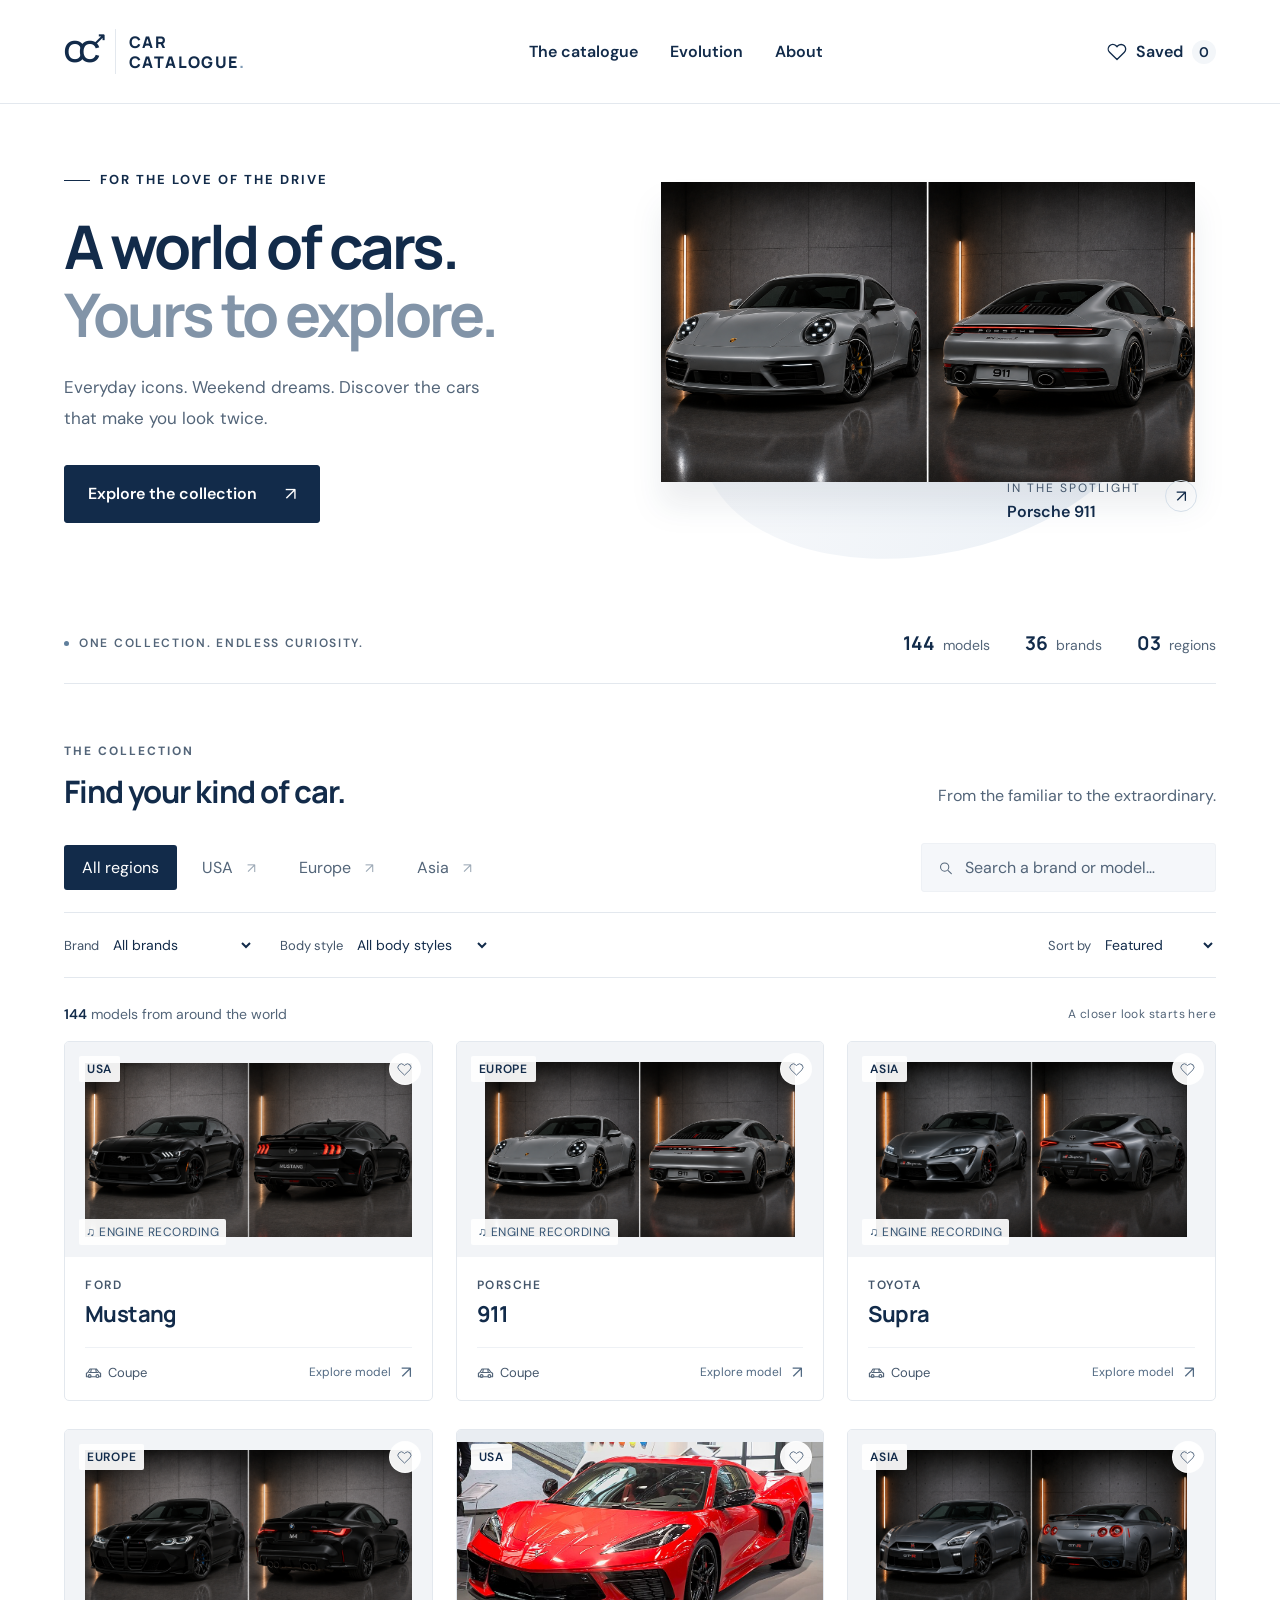
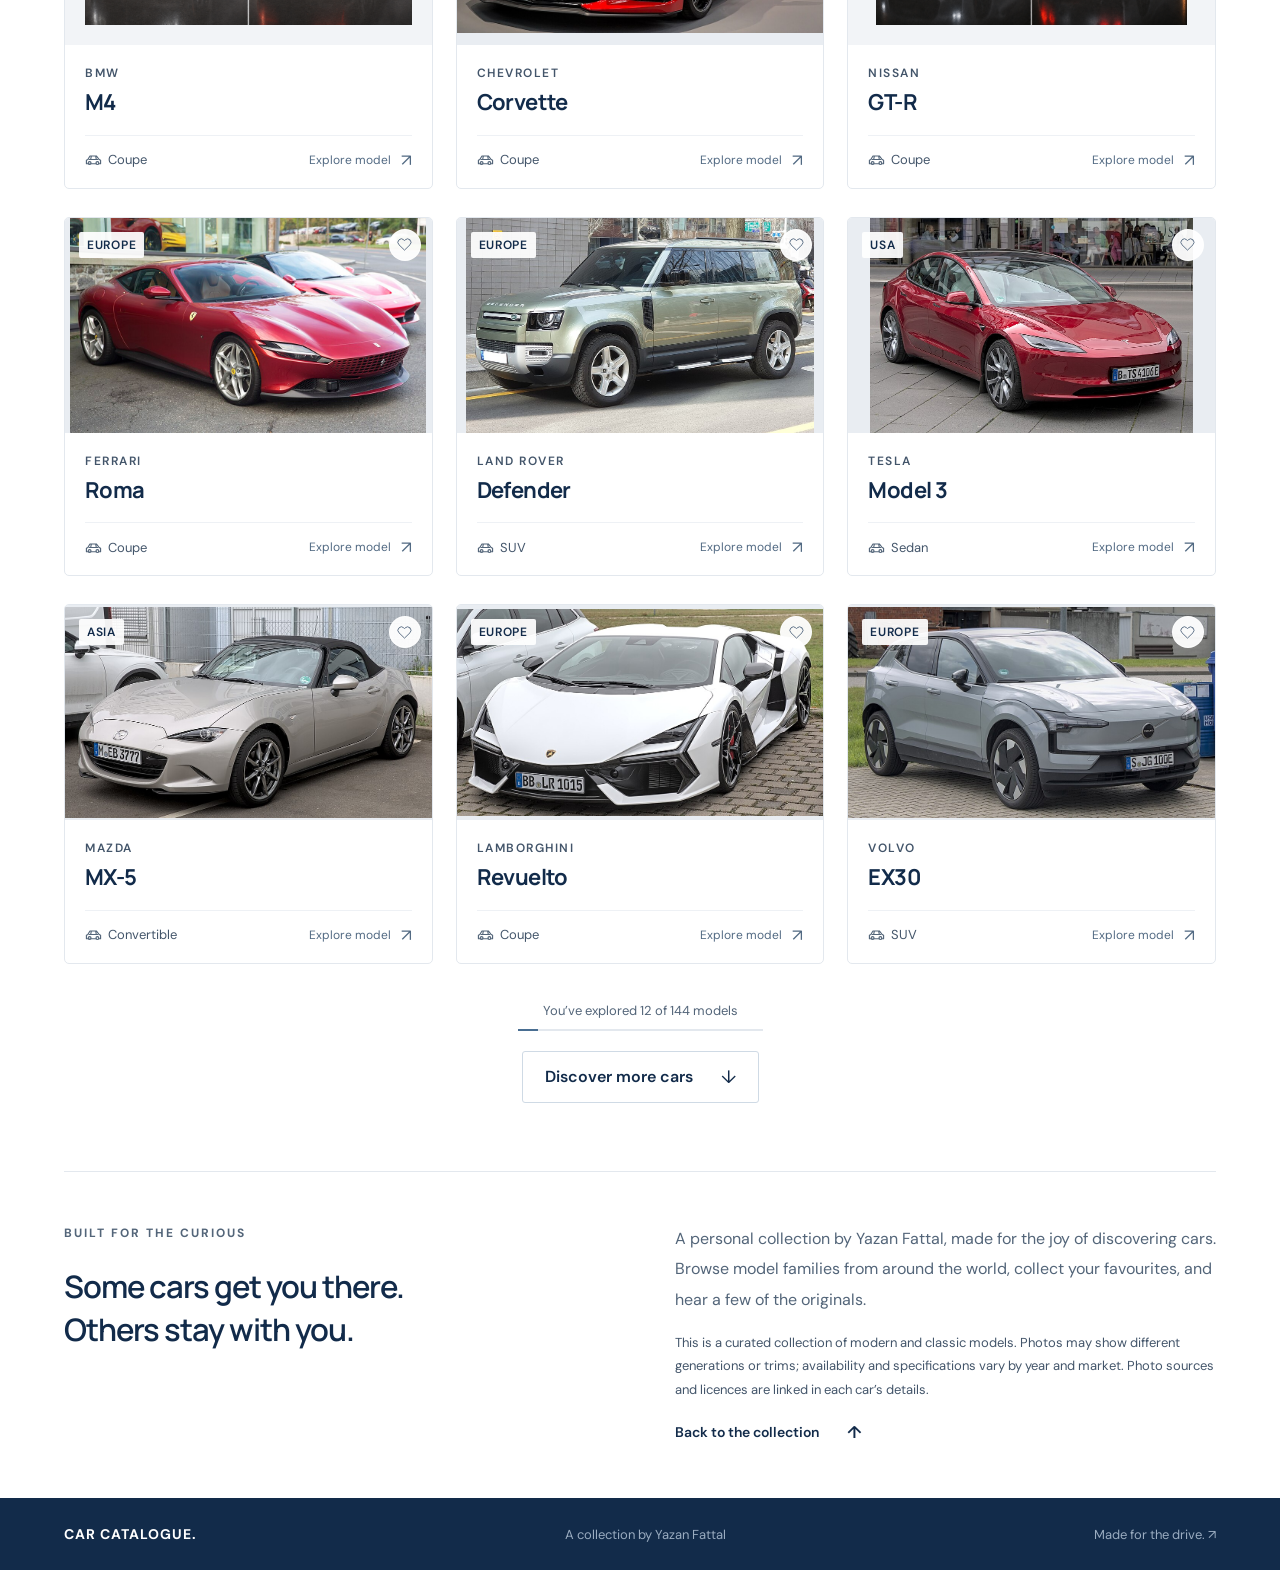
<file: index.html>
<!doctype html>
<html lang="en">
  <head>
    <meta charset="utf-8" />
    <meta name="viewport" content="width=device-width, initial-scale=1" />
    <meta name="theme-color" content="#122b4a" />
    <meta
      name="description"
      content="A world of cars, in one collection. Explore 144 models from 36 brands, save your favourites and discover the details."
    />
    <title>Car Catalogue — A world of cars.</title>
    <link rel="icon" href="images/favicon.png" />
    <link rel="stylesheet" href="style.css" />
    <script src="data.js" defer></script>
    <script src="script.js" defer></script>
  </head>
  <body>
    <a class="skip-link" href="#catalogue">Skip to catalogue</a>
    <header class="site-header">
      <a class="wordmark" href="#" aria-label="Car Catalogue home"
        ><span class="monogram">CC<span>↗</span></span
        ><span>CAR<br />CATALOGUE<span class="wordmark-dot">.</span></span></a
      >
      <nav aria-label="Main navigation">
        <a class="nav-link" href="#catalogue" aria-current="page"
          >The catalogue</a
        >
        <a class="nav-link" href="evolution.html">Evolution</a>
        <a class="nav-link" href="#about">About</a>
      </nav>
      <button class="saved-button" id="saved-toggle" aria-pressed="false">
        <svg viewBox="0 0 24 24" aria-hidden="true">
          <path
            d="M20.8 4.6a5.5 5.5 0 0 0-7.8 0L12 5.7l-1.1-1.1a5.5 5.5 0 0 0-7.8 7.8L12 21l8.8-8.6a5.5 5.5 0 0 0 0-7.8Z"
          /></svg
        ><span>Saved</span><span id="saved-count" class="saved-count">0</span>
      </button>
    </header>
    <main>
      <section class="hero" aria-labelledby="hero-title">
        <div class="hero-copy">
          <p class="eyebrow">
            <span class="tiny-line"></span> FOR THE LOVE OF THE DRIVE
          </p>
          <h1 id="hero-title">
            A world of cars.<br /><span>Yours to explore.</span>
          </h1>
          <p class="hero-description">
            Everyday icons. Weekend dreams. Discover the cars<br
              class="desktop-break"
            />
            that make you look twice.
          </p>
          <a class="primary-button" href="#catalogue"
            >Explore the collection <span aria-hidden="true">↗</span></a
          >
        </div>
        <div class="hero-visual">
          <div class="hero-orbit" aria-hidden="true"></div>
          <span class="hero-outline" aria-hidden="true">911</span
          ><img
            src="images/cars/porsche911.png"
            alt="Porsche 911 Carrera S"
            fetchpriority="high"
          />
          <div class="hero-caption">
            <span>IN THE SPOTLIGHT</span><strong>Porsche 911</strong
            ><a
              href="#catalogue"
              id="spotlight-link"
              aria-label="View Porsche 911 details"
              >↗</a
            >
          </div>
        </div>
        <div class="hero-bottom">
          <p>
            <span class="status-dot"></span> ONE COLLECTION. ENDLESS CURIOSITY.
          </p>
          <div class="collection-stats">
            <span><strong id="model-count">144</strong> models</span
            ><span><strong id="brand-count">36</strong> brands</span
            ><span><strong>03</strong> regions</span>
          </div>
        </div>
      </section>
      <section
        class="catalogue"
        id="catalogue"
        aria-labelledby="catalogue-title"
      >
        <div class="section-heading">
          <div>
            <p class="eyebrow">THE COLLECTION</p>
            <h2 id="catalogue-title">Find your kind of car.</h2>
          </div>
          <p>From the familiar to the extraordinary.</p>
        </div>
        <div class="discovery-bar">
          <div class="region-tabs" role="group" aria-label="Filter by region">
            <button
              class="region-tab active"
              data-region="all"
              aria-pressed="true"
            >
              All regions</button
            ><button class="region-tab" data-region="USA" aria-pressed="false">
              USA <span>↗</span></button
            ><button
              class="region-tab"
              data-region="Europe"
              aria-pressed="false"
            >
              Europe <span>↗</span></button
            ><button class="region-tab" data-region="Asia" aria-pressed="false">
              Asia <span>↗</span>
            </button>
          </div>
          <label class="search-box"
            ><svg viewBox="0 0 24 24" aria-hidden="true">
              <circle cx="10.5" cy="10.5" r="6.5" />
              <path d="m16 16 5 5" /></svg
            ><input
              id="search"
              type="search"
              placeholder="Search a brand or model…"
              aria-label="Search a brand or model"
          /></label>
        </div>
        <div class="filter-row">
          <div class="filter-fields">
            <label
              ><span>Brand</span
              ><select id="brand-filter" aria-label="Filter by brand">
                <option value="all">All brands</option>
              </select></label
            ><label
              ><span>Body style</span
              ><select id="body-filter" aria-label="Filter by body style">
                <option value="all">All body styles</option>
              </select></label
            ><button id="reset-filters" class="text-button" hidden>
              Clear filters <span aria-hidden="true">×</span>
            </button>
          </div>
          <label class="sort-label"
            ><span>Sort by</span
            ><select id="sort" aria-label="Sort cars">
              <option value="featured">Featured</option>
              <option value="az">Brand: A–Z</option>
              <option value="za">Brand: Z–A</option>
              <option value="model">Model: A–Z</option>
            </select></label
          >
        </div>
        <div class="results-line">
          <p id="results-count" role="status" aria-live="polite"></p>
          <span id="view-label">A closer look starts here</span>
        </div>
        <div id="cars-container" class="car-grid"></div>
        <div id="empty-state" class="empty-state" hidden>
          <span aria-hidden="true">↗</span>
          <h3>No cars found. Keep exploring.</h3>
          <p>Try another model, brand or body style.</p>
          <button class="primary-button" id="empty-reset">
            Reset your filters
          </button>
        </div>
        <div class="load-more-wrap">
          <p id="progress-text"></p>
          <div class="progress-track"><span id="progress-fill"></span></div>
          <button id="load-more" class="outline-button">
            Discover more cars <span aria-hidden="true">↓</span>
          </button>
        </div>
      </section>
      <section class="about" id="about">
        <div>
          <p class="eyebrow">BUILT FOR THE CURIOUS</p>
          <h2>Some cars get you there.<br />Others stay with you.</h2>
        </div>
        <div>
          <p>
            A personal collection by Yazan Fattal, made for the joy of
            discovering cars. Browse model families from around the world,
            collect your favourites, and hear a few of the originals.
          </p>
          <p class="small-print">
            This is a curated collection of modern and classic models. Photos
            may show different generations or trims; availability and
            specifications vary by year and market. Photo sources and licences
            are linked in each car’s details.
          </p>
          <a href="#catalogue" class="about-link"
            >Back to the collection <span aria-hidden="true">↑</span></a
          >
        </div>
      </section>
    </main>
    <footer>
      <a class="footer-brand" href="#">CAR CATALOGUE.</a
      ><span>A collection by Yazan Fattal</span
      ><span>Made for the drive. ↗</span>
    </footer>
    <dialog id="car-modal" aria-labelledby="modal-name">
      <button
        class="modal-close icon-button"
        id="close-modal"
        aria-label="Close car details"
      >
        ×
      </button>
      <div class="modal-photo">
        <img id="modal-image" alt="" /><button
          id="photo-prev"
          class="gallery-button prev"
          aria-label="Previous car photo"
          hidden
        >
          ‹</button
        ><button
          id="photo-next"
          class="gallery-button next"
          aria-label="Next car photo"
          hidden
        >
          ›</button
        ><span id="photo-count" hidden></span>
      </div>
      <div class="modal-details">
        <p id="modal-brand" class="eyebrow"></p>
        <h2 id="modal-name"></h2>
        <div id="modal-tags" class="modal-tags"></div>
        <p class="modal-description">
          Get to know the model, its history and the details that make it
          distinctive.
        </p>
        <div class="modal-actions">
          <button id="modal-save" class="outline-button"></button
          ><button id="play-sound" class="primary-button" hidden>
            Play engine sound <span aria-hidden="true">♫</span>
          </button>
        </div>
        <p id="audio-status" class="small-print" role="status"></p>
        <a
          id="model-source"
          class="source-link"
          target="_blank"
          rel="noopener noreferrer"
          >Explore the model on Wikipedia ↗</a
        >
        <p class="small-print model-note">
          Model family reference. Photo, engine and trim may differ. Recordings
          are from the original collection.
        </p>
        <div id="photo-credit" class="photo-credit"></div>
      </div>
    </dialog>
    <div id="toast" class="toast" role="status" aria-live="polite"></div>
    <noscript
      ><p class="noscript">
        Please enable JavaScript to browse the car collection.
      </p></noscript
    >
  </body>
</html>
</file>
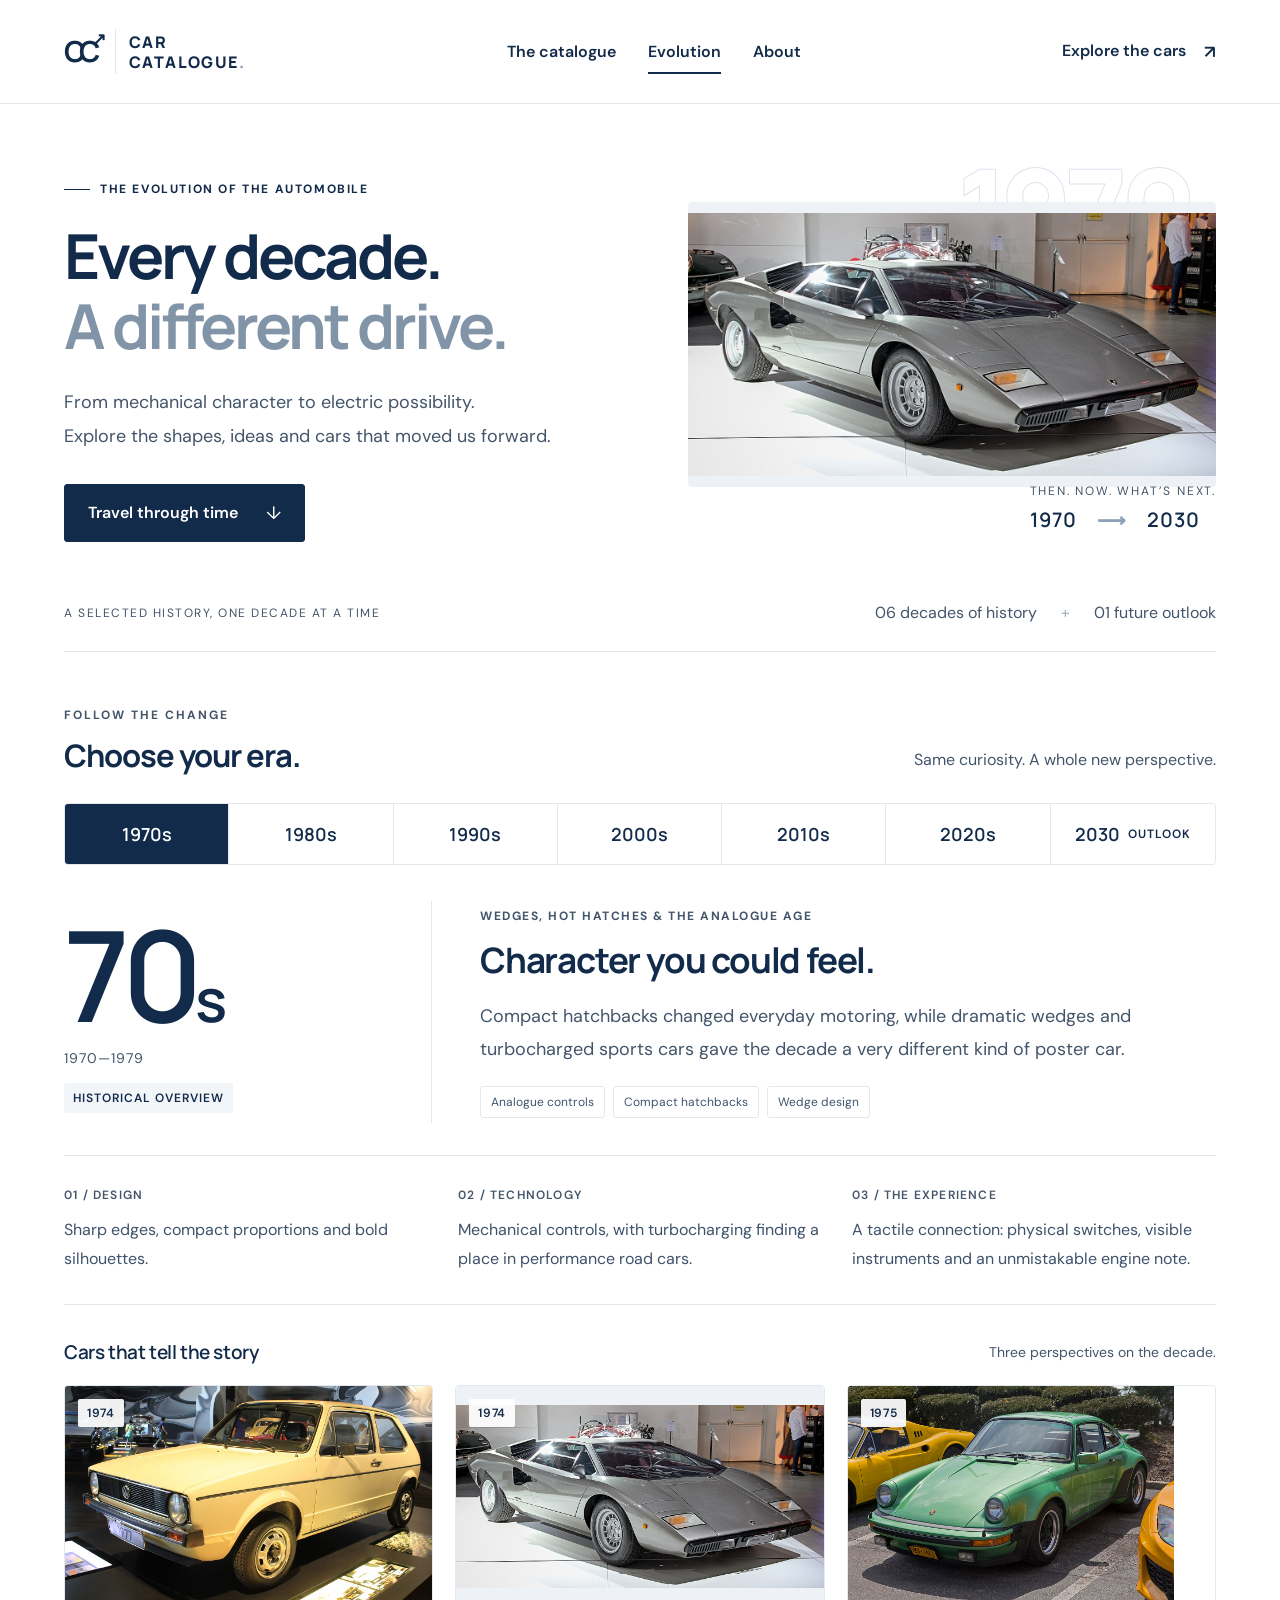
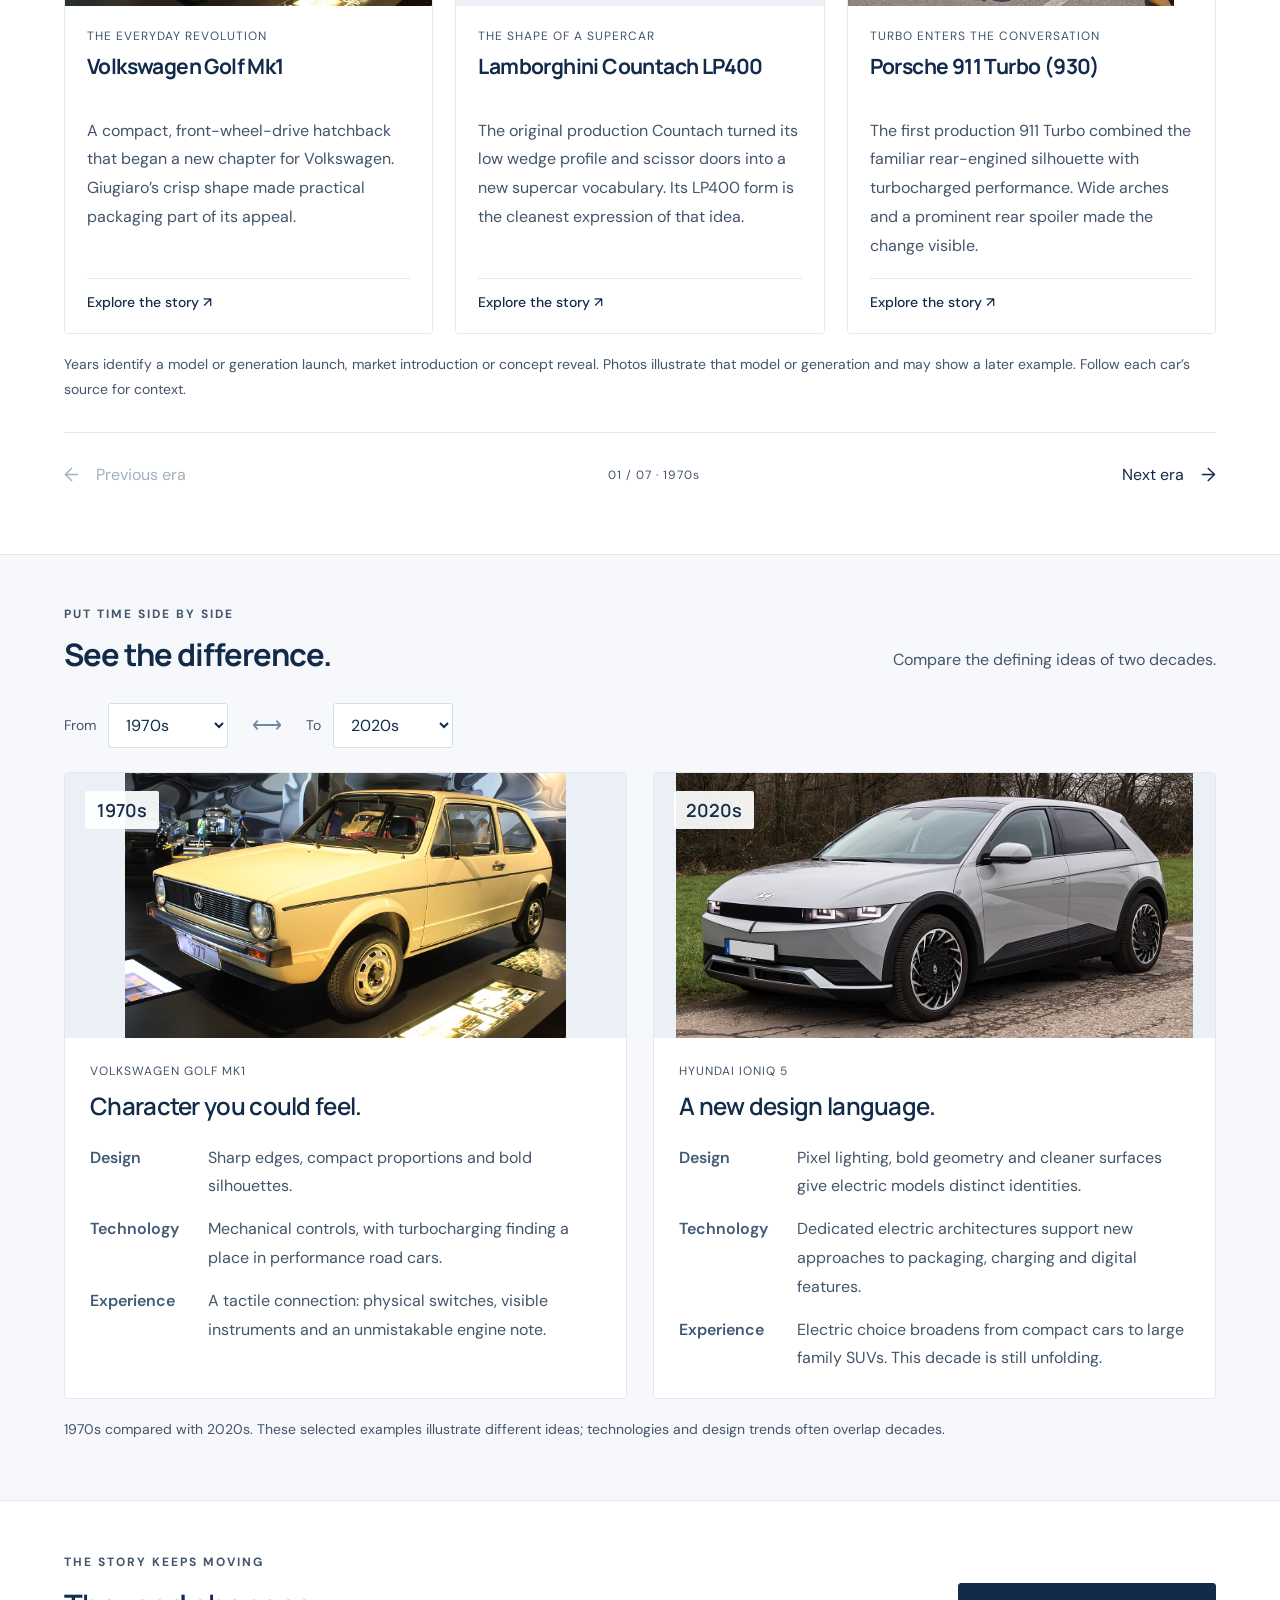
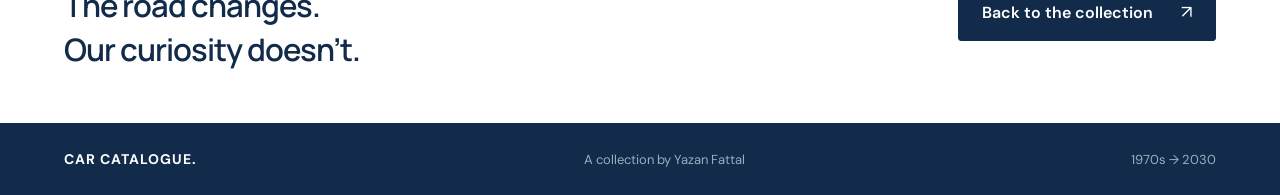
<file: evolution.html>
<!doctype html>
<html lang="en">
  <head>
    <meta charset="utf-8" />
    <meta name="viewport" content="width=device-width, initial-scale=1" />
    <meta name="theme-color" content="#122b4a" />
    <meta
      name="description"
      content="Explore car evolution decade by decade, from the analogue icons of the 1970s to a clearly labelled 2030 outlook."
    />
    <title>Evolution — Car Catalogue</title>
    <link rel="icon" href="images/favicon.png" />
    <link rel="stylesheet" href="style.css" />
    <link rel="stylesheet" href="evolution.css" />
    <script src="evolution-data.js" defer></script>
    <script src="evolution.js" defer></script>
  </head>
  <body class="evolution-page">
    <a class="skip-link" href="#timeline">Skip to timeline</a>
    <header class="site-header">
      <a class="wordmark" href="index.html" aria-label="Car Catalogue home"
        ><span class="monogram">CC<span>↗</span></span
        ><span>CAR<br />CATALOGUE<span class="wordmark-dot">.</span></span></a
      >
      <nav aria-label="Main navigation">
        <a class="nav-link" href="index.html#catalogue">The catalogue</a
        ><a class="nav-link" href="evolution.html" aria-current="page"
          >Evolution</a
        ><a class="nav-link" href="index.html#about">About</a>
      </nav>
      <a class="e-back" href="index.html#catalogue"
        >Explore the cars <span aria-hidden="true">↗</span></a
      >
    </header>
    <main>
      <section class="e-hero" aria-labelledby="e-title">
        <div class="e-hero-copy">
          <p class="eyebrow">
            <span class="tiny-line"></span> THE EVOLUTION OF THE AUTOMOBILE
          </p>
          <h1 id="e-title">
            Every decade.<br /><span>A different drive.</span>
          </h1>
          <p>
            From mechanical character to electric possibility.<br />
            Explore the shapes, ideas and cars that moved us forward.
          </p>
          <a href="#timeline" class="primary-button"
            >Travel through time <span aria-hidden="true">↓</span></a
          >
        </div>
        <div class="e-hero-art">
          <span class="e-outline" aria-hidden="true">1970</span
          ><img
            id="e-hero-image"
            alt="Classic Lamborghini Countach LP400"
            fetchpriority="high"
          />
          <div class="e-hero-caption">
            <span>THEN. NOW. WHAT’S NEXT.</span
            ><strong>1970 <i aria-hidden="true">⟶</i> 2030</strong>
          </div>
        </div>
        <div class="e-hero-baseline">
          <p>A SELECTED HISTORY, ONE DECADE AT A TIME</p>
          <span>06 decades of history <b>+</b> 01 future outlook</span>
        </div>
      </section>
      <section
        class="e-timeline"
        id="timeline"
        aria-labelledby="timeline-title"
      >
        <div class="e-section-intro">
          <div>
            <p class="eyebrow">FOLLOW THE CHANGE</p>
            <h2 id="timeline-title">Choose your era.</h2>
          </div>
          <p>Same curiosity. A whole new perspective.</p>
        </div>
        <div class="e-decade-nav" role="tablist" aria-label="Choose a decade">
          <button
            id="tab-1970s"
            role="tab"
            aria-selected="true"
            aria-controls="era-panel"
            tabindex="0"
            data-era="1970s"
          >
            1970s
          </button>
          <button
            id="tab-1980s"
            role="tab"
            aria-selected="false"
            aria-controls="era-panel"
            tabindex="-1"
            data-era="1980s"
          >
            1980s
          </button>
          <button
            id="tab-1990s"
            role="tab"
            aria-selected="false"
            aria-controls="era-panel"
            tabindex="-1"
            data-era="1990s"
          >
            1990s
          </button>
          <button
            id="tab-2000s"
            role="tab"
            aria-selected="false"
            aria-controls="era-panel"
            tabindex="-1"
            data-era="2000s"
          >
            2000s
          </button>
          <button
            id="tab-2010s"
            role="tab"
            aria-selected="false"
            aria-controls="era-panel"
            tabindex="-1"
            data-era="2010s"
          >
            2010s
          </button>
          <button
            id="tab-2020s"
            role="tab"
            aria-selected="false"
            aria-controls="era-panel"
            tabindex="-1"
            data-era="2020s"
          >
            2020s
          </button>
          <button
            id="tab-2030"
            role="tab"
            aria-selected="false"
            aria-controls="era-panel"
            tabindex="-1"
            data-era="2030"
          >
            2030 <span>OUTLOOK</span>
          </button>
        </div>
        <div
          id="era-panel"
          role="tabpanel"
          aria-labelledby="tab-1970s"
          tabindex="0"
        >
          <div class="e-era-story">
            <div class="e-era-number">
              <span id="era-number" aria-hidden="true">70<span>s</span></span>
              <p id="era-range"></p>
              <span id="era-status" class="e-status">HISTORICAL OVERVIEW</span>
            </div>
            <div class="e-era-copy">
              <p class="eyebrow" id="era-subtitle"></p>
              <h2 id="era-title"></h2>
              <p id="era-summary"></p>
              <div id="era-tags" class="e-tags"></div>
            </div>
          </div>
          <div class="e-change-grid">
            <div>
              <span>01 / DESIGN</span>
              <p id="era-design"></p>
            </div>
            <div>
              <span>02 / TECHNOLOGY</span>
              <p id="era-technology"></p>
            </div>
            <div>
              <span>03 / THE EXPERIENCE</span>
              <p id="era-experience"></p>
            </div>
          </div>
          <div class="e-cars-heading">
            <h3 id="era-cars-title">Cars that tell the story</h3>
            <p id="era-cars-note">Three perspectives on the decade.</p>
          </div>
          <div id="era-cars" class="e-car-grid"></div>
          <p class="e-date-note">
            Years identify a model or generation launch, market introduction or
            concept reveal. Photos illustrate that model or generation and may
            show a later example. Follow each car’s source for context.
          </p>
        </div>
        <div class="e-era-pagination">
          <button id="era-prev" class="e-step" disabled>
            <span aria-hidden="true">←</span> Previous era
          </button>
          <p id="era-position" role="status" aria-live="polite">01 / 07</p>
          <button id="era-next" class="e-step">
            Next era <span aria-hidden="true">→</span>
          </button>
        </div>
      </section>
      <section class="e-compare" id="compare" aria-labelledby="compare-title">
        <div class="e-section-intro">
          <div>
            <p class="eyebrow">PUT TIME SIDE BY SIDE</p>
            <h2 id="compare-title">See the difference.</h2>
          </div>
          <p>Compare the defining ideas of two decades.</p>
        </div>
        <div class="e-compare-selectors">
          <label
            >From
            <select
              id="compare-from"
              aria-label="First decade to compare"
            ></select></label
          ><span aria-hidden="true">⟷</span
          ><label
            >To
            <select
              id="compare-to"
              aria-label="Second decade to compare"
            ></select
          ></label>
        </div>
        <div id="compare-cards" class="e-comparison-grid"></div>
        <p id="compare-note" class="e-date-note" aria-live="polite"></p>
      </section>
      <section class="e-closing">
        <div>
          <p class="eyebrow">THE STORY KEEPS MOVING</p>
          <h2>The road changes.<br />Our curiosity doesn’t.</h2>
        </div>
        <a class="primary-button" href="index.html#catalogue"
          >Back to the collection <span aria-hidden="true">↗</span></a
        >
      </section>
    </main>
    <footer>
      <a class="footer-brand" href="index.html">CAR CATALOGUE.</a
      ><span>A collection by Yazan Fattal</span><span>1970s → 2030</span>
    </footer>
    <dialog id="e-car-modal" aria-labelledby="e-modal-title">
      <button
        id="e-modal-close"
        class="modal-close"
        aria-label="Close historical car details"
      >
        ×
      </button>
      <div class="e-modal-photo"><img id="e-modal-image" alt="" /></div>
      <div class="e-modal-copy">
        <p id="e-modal-year" class="eyebrow"></p>
        <h2 id="e-modal-title"></h2>
        <p id="e-modal-detail"></p>
        <a
          id="e-modal-source"
          class="source-link"
          target="_blank"
          rel="noopener noreferrer"
          >Read the manufacturer’s story ↗</a
        >
        <p id="e-modal-context" class="e-date-note"></p>
        <div id="e-modal-credit" class="photo-credit"></div>
      </div>
    </dialog>
    <noscript
      ><p class="noscript">
        Please enable JavaScript to explore the interactive timeline.
      </p></noscript
    >
  </body>
</html>
</file>
<file: style.css>
@import url("https://fonts.googleapis.com/css2?family=DM+Sans:wght@400;500;600;700&family=Manrope:wght@400;500;600;700;800&display=swap");
:root {
  --navy: #122b4a;
  --blue: #486684;
  --muted: #536579;
  --line: #e3e8ee;
  --pale: #f3f6f9;
  --font: "DM Sans", Arial, sans-serif;
  --display: "Manrope", Arial, sans-serif;
}
* {
  box-sizing: border-box;
}
html {
  scroll-behavior: smooth;
  scroll-padding-top: 28px;
}
body {
  margin: 0;
  color: var(--navy);
  background: #fff;
  font-family: var(--font);
  font-size: 17px;
  -webkit-font-smoothing: antialiased;
}
button,
input,
select {
  font: inherit;
}
button,
a,
input,
select {
  -webkit-tap-highlight-color: transparent;
}
button,
a {
  touch-action: manipulation;
}
button {
  cursor: pointer;
  color: inherit;
  border: 0;
}
a {
  color: inherit;
  text-decoration: none;
}
button:focus-visible,
a:focus-visible,
input:focus-visible,
select:focus-visible {
  outline: 3px solid #649bc5;
  outline-offset: 5px;
}
svg {
  width: 20px;
  height: 20px;
  stroke: currentColor;
  fill: none;
  stroke-width: 1.6;
  stroke-linecap: round;
  stroke-linejoin: round;
}
button:disabled {
  cursor: default;
}
[hidden] {
  display: none !important;
}
.site-header,
main,
footer {
  max-width: 1440px;
  margin: auto;
}
.site-header {
  height: 104px;
  padding: 0 64px;
  display: flex;
  align-items: center;
  justify-content: space-between;
  border-bottom: 1px solid var(--line);
  gap: 24px;
}
.wordmark {
  display: flex;
  align-items: center;
  gap: 13px;
  font: 800 16px/1.25 var(--display);
  letter-spacing: 1.4px;
}
.monogram {
  position: relative;
  font: 700 29px/1 var(--display);
  letter-spacing: -6px;
  border-right: 1px solid var(--line);
  padding: 8px 21px 8px 0;
}
.monogram > span {
  position: absolute;
  top: 1px;
  right: 9px;
  font-size: 17px;
  letter-spacing: 0;
}
.wordmark-dot {
  color: #7e9ab5;
}
.site-header nav {
  display: flex;
  gap: 32px;
  font-size: 16px;
  font-weight: 600;
}
.nav-link {
  padding: 10px 0;
}
.nav-link:hover {
  color: var(--blue);
}
.saved-button {
  display: flex;
  gap: 9px;
  align-items: center;
  padding: 10px 0;
  background: none;
  font-size: 16px;
  font-weight: 600;
}
.saved-button[aria-pressed="true"] {
  color: #396a96;
}
.saved-count {
  display: grid;
  place-items: center;
  min-width: 24px;
  height: 24px;
  border-radius: 50%;
  background: var(--pale);
  font-size: 14px;
}
.saved-button[aria-pressed="true"] .saved-count {
  background: var(--navy);
  color: #fff;
}
.hero {
  padding: 66px 64px 0;
  position: relative;
  display: grid;
  grid-template-columns: 1fr 1fr;
  isolation: isolate;
}
.hero-copy {
  z-index: 1;
}
.eyebrow {
  font-size: 13px;
  font-weight: 700;
  letter-spacing: 2px;
  line-height: 1.6;
  margin: 0 0 22px;
  display: flex;
  align-items: center;
  gap: 10px;
}
.tiny-line {
  width: 26px;
  height: 1px;
  background: var(--navy);
}
h1,
h2,
h3,
p {
  margin-top: 0;
}
h1 {
  font: 700 clamp(40px, 4.7vw, 67px)/1.13 var(--display);
  letter-spacing: -3px;
  margin-bottom: 23px;
}
h1 > span {
  color: #8294a8;
}
.hero-description {
  color: #536579;
  font-size: 17px;
  line-height: 1.85;
  margin-bottom: 30px;
}
.primary-button,
.outline-button {
  display: inline-flex;
  align-items: center;
  justify-content: center;
  gap: 28px;
  padding: 16px 23px;
  background: var(--navy);
  color: #fff;
  font-size: 16px;
  font-weight: 600;
  border: 1px solid var(--navy);
  border-radius: 3px;
  transition:
    background 0.2s,
    transform 0.2s;
}
.primary-button:hover {
  background: #254b72;
  transform: translateY(-2px);
}
.primary-button > span,
.outline-button > span {
  font-size: 18px;
  font-weight: 400;
}
.hero-visual {
  position: relative;
  min-width: 0;
  display: flex;
  flex-direction: column;
  justify-content: center;
  margin: -5px -18px 0 -16px;
  padding-bottom: 30px;
}
.hero-orbit {
  position: absolute;
  width: 90%;
  aspect-ratio: 1.6;
  border-radius: 50%;
  background: linear-gradient(120deg, #f9fafc, #e9eff5);
  right: 0;
  top: 25%;
  z-index: -1;
  transform: rotate(-12deg);
}
.hero-outline {
  position: absolute;
  font: 800 clamp(100px, 15vw, 210px)/1 var(--display);
  letter-spacing: -15px;
  color: transparent;
  -webkit-text-stroke: 1px #dce4ed;
  z-index: -1;
  right: 4%;
  top: 0;
  opacity: 0.8;
}
.hero-visual > img {
  width: 112%;
  max-width: none;
  object-fit: contain;
  margin: 12px -5% 0 -7%;
  height: 300px;
  filter: drop-shadow(0 24px 15px #132a4314);
}
.hero-caption {
  display: grid;
  grid-template-columns: auto 36px;
  column-gap: 24px;
  align-self: flex-end;
  margin-right: 15px;
  margin-top: -2px;
  z-index: 1;
}
.hero-caption > span {
  font-size: 12px;
  letter-spacing: 2px;
  color: var(--muted);
  margin-bottom: 5px;
}
.hero-caption > strong {
  font-size: 16px;
  grid-column: 1;
  font-weight: 600;
}
.hero-caption > a {
  grid-column: 2;
  grid-row: 1/3;
  border: 1px solid #d5dfe9;
  display: grid;
  place-items: center;
  border-radius: 50%;
  width: 32px;
  height: 32px;
  font-size: 17px;
}
.hero-caption > a:hover {
  background: var(--navy);
  color: white;
}
.hero-bottom {
  display: flex;
  grid-column: 1/-1;
  align-items: center;
  justify-content: space-between;
  margin-top: 55px;
  padding: 23px 0 27px;
  border-bottom: 1px solid var(--line);
  gap: 20px;
}
.hero-bottom > p {
  margin: 0;
  display: flex;
  align-items: center;
  gap: 10px;
  font-size: 12px;
  letter-spacing: 1.7px;
  color: var(--muted);
  font-weight: 600;
}
.status-dot {
  width: 5px;
  height: 5px;
  border-radius: 50%;
  background: #607f9c;
}
.collection-stats {
  display: flex;
  gap: 35px;
  color: var(--muted);
  font-size: 14px;
}
.collection-stats > span {
  display: flex;
  align-items: baseline;
  gap: 8px;
}
.collection-stats strong {
  font: 700 19px var(--display);
  color: var(--navy);
}
.catalogue {
  padding: 58px 64px 68px;
  scroll-margin-top: 15px;
}
.section-heading {
  display: flex;
  align-items: flex-end;
  justify-content: space-between;
  gap: 20px;
  margin-bottom: 32px;
}
.section-heading .eyebrow {
  margin-bottom: 10px;
  color: var(--muted);
  font-size: 12px;
}
.section-heading h2 {
  font: 700 31px/1.3 var(--display);
  letter-spacing: -1px;
  margin: 0;
}
.section-heading > p {
  font-size: 16px;
  color: var(--muted);
  margin: 0 0 5px;
}
.discovery-bar {
  display: flex;
  align-items: center;
  justify-content: space-between;
  gap: 25px;
  padding-bottom: 20px;
  border-bottom: 1px solid var(--line);
}
.region-tabs {
  display: flex;
  gap: 7px;
}
.region-tab {
  background: none;
  padding: 11px 17px;
  border: 1px solid transparent;
  border-radius: 3px;
  font-size: 16px;
  color: #536579;
  white-space: nowrap;
}
.region-tab.active {
  background: var(--navy);
  color: #fff;
}
.region-tab:not(.active):hover {
  background: var(--pale);
  color: var(--navy);
}
.region-tab > span {
  margin-left: 10px;
  font-size: 14px;
  color: #9ba8b5;
}
.search-box {
  display: flex;
  align-items: center;
  gap: 12px;
  background: #f5f7fa;
  min-width: 295px;
  padding: 0 16px;
  border: 1px solid #eef1f5;
  border-radius: 3px;
  color: #536579;
}
.search-box > svg {
  width: 17px;
}
.search-box input {
  width: 100%;
  border: 0;
  padding: 13px 0;
  background: none;
  font-size: 16px;
  color: var(--navy);
  outline-offset: 2px;
}
.search-box input::placeholder {
  color: #536579;
}
.filter-row {
  display: flex;
  align-items: center;
  justify-content: space-between;
  padding: 16px 0;
  border-bottom: 1px solid var(--line);
  gap: 15px;
}
.filter-fields {
  display: flex;
  align-items: center;
  gap: 26px;
}
.filter-fields label,
.sort-label {
  display: flex;
  align-items: center;
  gap: 10px;
}
.filter-fields label > span,
.sort-label > span {
  font-size: 13px;
  color: #536579;
}
.filter-row select {
  border: 0;
  max-width: 190px;
  background-color: transparent;
  color: var(--navy);
  font-size: 14px;
  padding: 6px 22px 6px 0;
  cursor: pointer;
}
.text-button {
  padding: 4px 0;
  background: none;
  font-size: 13px;
  color: var(--blue);
  white-space: nowrap;
}
.text-button > span {
  font-size: 18px;
  margin-left: 6px;
}
.results-line {
  display: flex;
  align-items: center;
  justify-content: space-between;
  margin: 27px 0 18px;
  font-size: 14px;
  color: var(--muted);
}
.results-line p {
  margin: 0;
}
.results-line p strong {
  color: var(--navy);
  font-weight: 600;
}
.results-line > span {
  font-size: 12px;
  letter-spacing: 0.4px;
}
.car-grid {
  display: grid;
  grid-template-columns: repeat(3, minmax(0, 1fr));
  gap: 28px 23px;
}
.car-card {
  border: 1px solid var(--line);
  border-radius: 5px;
  overflow: hidden;
  background: #fff;
  position: relative;
  transition:
    box-shadow 0.2s,
    transform 0.2s,
    border-color 0.2s;
  min-width: 0;
}
.car-card:hover {
  transform: translateY(-4px);
  border-color: #c4d0dd;
  box-shadow: 0 12px 28px #122b4a0b;
}
.card-open {
  border: 0;
  padding: 0;
  background: none;
  display: block;
  width: 100%;
  text-align: left;
}
.car-image {
  height: 215px;
  position: relative;
  overflow: hidden;
  display: flex;
  align-items: center;
  justify-content: center;
  background: #f2f4f7;
}
.car-image img {
  width: 100%;
  height: 100%;
  object-fit: contain;
  padding: 20px;
  transition: transform 0.35s;
}
.car-card:hover .car-image img {
  transform: scale(1.04);
}
.car-image.photo img {
  padding: 0;
  object-fit: contain;
  background: #e9edf2;
}
.card-region {
  position: absolute;
  left: 14px;
  top: 14px;
  background: #ffffffed;
  padding: 5px 8px;
  font-size: 12px;
  font-weight: 600;
  letter-spacing: 0.7px;
  border-radius: 2px;
  z-index: 1;
}
.save-car {
  position: absolute;
  top: 11px;
  right: 11px;
  width: 32px;
  height: 32px;
  display: grid;
  place-items: center;
  border: 1px solid #ffffffbb;
  border-radius: 50%;
  background: #fffffff0;
  z-index: 2;
  color: #62748a;
}
.save-car svg {
  width: 15px;
  height: 15px;
}
.save-car:hover {
  background: #fff;
  color: var(--navy);
}
.save-car[aria-pressed="true"] {
  background: var(--navy);
  border-color: var(--navy);
  color: #fff;
}
.save-car[aria-pressed="true"] svg {
  fill: currentColor;
}
.car-info {
  padding: 20px 20px 17px;
}
.card-brand {
  margin: 0 0 7px;
  font-size: 12px;
  letter-spacing: 1.5px;
  text-transform: uppercase;
  color: #536579;
  font-weight: 600;
}
.car-info h3 {
  font: 700 22px/1.3 var(--display);
  letter-spacing: -0.6px;
  margin: 0 0 18px;
  color: var(--navy);
  overflow-wrap: anywhere;
}
.card-bottom {
  display: flex;
  align-items: center;
  justify-content: space-between;
  gap: 8px;
  border-top: 1px solid #eef1f5;
  padding-top: 13px;
  font-size: 13px;
  color: #536579;
}
.card-bottom > span:first-child {
  display: flex;
  gap: 6px;
  align-items: center;
}
.body-icon {
  width: 17px;
  height: 13px;
  stroke: #536579;
}
.card-detail {
  color: #526a83;
  font-size: 12px;
  display: flex;
  gap: 10px;
  align-items: center;
}
.card-detail > span {
  font-size: 17px;
}
.sound-badge {
  position: absolute;
  bottom: 12px;
  left: 14px;
  font-size: 12px;
  letter-spacing: 0.5px;
  background: #ffffffed;
  color: #365574;
  padding: 5px 7px;
  border-radius: 2px;
}
.empty-state {
  text-align: center;
  padding: 65px 16px;
  border: 1px dashed var(--line);
  border-radius: 4px;
}
.empty-state > span {
  font-size: 35px;
  color: #8fa6bc;
}
.empty-state h3 {
  font: 600 24px var(--display);
  margin: 18px 0 10px;
}
.empty-state p {
  color: var(--muted);
  font-size: 16px;
}
.empty-state .primary-button {
  margin-top: 12px;
}
.load-more-wrap {
  text-align: center;
  margin: 38px auto 0;
  max-width: 245px;
}
.load-more-wrap > p {
  font-size: 13px;
  color: var(--muted);
  margin-bottom: 10px;
}
.progress-track {
  height: 2px;
  background: var(--line);
  margin-bottom: 20px;
}
.progress-track > span {
  height: 100%;
  display: block;
  background: #496e92;
  transition: width 0.2s;
}
.outline-button {
  background: #fff;
  color: var(--navy);
  border-color: #cfdae5;
  padding: 13px 22px;
}
.outline-button:hover {
  background: var(--pale);
  border-color: var(--navy);
}
.about {
  margin: 0 64px;
  padding: 52px 0 55px;
  border-top: 1px solid var(--line);
  display: grid;
  grid-template-columns: 1fr 1fr;
  gap: 70px;
}
.about .eyebrow {
  color: var(--muted);
  font-size: 12px;
}
.about h2 {
  font: 600 31px/1.4 var(--display);
  letter-spacing: -1px;
  margin: 0;
}
.about > div > p:not(.eyebrow) {
  font-size: 16px;
  line-height: 1.9;
  color: #536579;
}
.about > div > p.small-print {
  font-size: 13px;
  line-height: 1.8;
  color: #536579;
}
.about-link {
  font-size: 14px;
  font-weight: 600;
  display: flex;
  gap: 28px;
  align-items: center;
  margin-top: 20px;
}
.about-link > span {
  font-size: 17px;
}
footer {
  padding: 27px 64px;
  display: flex;
  align-items: center;
  justify-content: space-between;
  background: var(--navy);
  color: #9aacc0;
  font-size: 13px;
  gap: 20px;
}
.footer-brand {
  font-size: 14px;
  font-weight: 700;
  letter-spacing: 1px;
  color: #fff;
}
dialog {
  padding: 0;
  border: 0;
  border-radius: 8px;
  max-width: 980px;
  width: calc(100% - 40px);
  max-height: calc(100dvh - 48px);
  overflow: auto;
  color: var(--navy);
  box-shadow: 0 25px 100px #07192d40;
}
dialog[open] {
  display: grid;
  grid-template-columns: 1.1fr 1fr;
}
dialog::backdrop {
  background: #0b2039a8;
  backdrop-filter: blur(6px);
}
.modal-close {
  position: absolute;
  right: 14px;
  top: 14px;
  width: 34px;
  height: 34px;
  z-index: 3;
  border: 1px solid var(--line);
  border-radius: 50%;
  background: #fff;
  font-size: 24px;
  font-weight: 400;
  color: var(--navy);
  line-height: 1;
}
.modal-photo {
  background: #f0f3f7;
  display: flex;
  align-items: center;
  justify-content: center;
  position: relative;
  min-width: 0;
  padding: 25px;
  min-height: 430px;
}
.modal-photo > img {
  width: 100%;
  max-height: 500px;
  object-fit: contain;
}
.modal-details {
  padding: 62px 35px 32px;
  min-width: 0;
}
.modal-details .eyebrow {
  margin-bottom: 8px;
  font-size: 13px;
  color: #8a9aae;
}
.modal-details h2 {
  font: 700 38px/1.2 var(--display);
  letter-spacing: -1.5px;
  margin-bottom: 18px;
  overflow-wrap: anywhere;
}
.modal-tags {
  display: flex;
  gap: 8px;
  flex-wrap: wrap;
}
.modal-tags > span {
  background: var(--pale);
  padding: 7px 10px;
  font-size: 13px;
  border-radius: 2px;
}
.modal-description {
  font-size: 16px;
  line-height: 1.8;
  color: var(--muted);
  margin: 24px 0;
}
.modal-actions {
  display: flex;
  gap: 9px;
  flex-wrap: wrap;
}
.modal-actions > button {
  font-size: 13px;
  padding: 12px 15px;
  gap: 10px;
}
.small-print {
  font-size: 13px;
  line-height: 1.7;
  color: var(--muted);
}
#audio-status {
  margin: 9px 0 0;
}
.source-link {
  display: inline-block;
  font-size: 14px;
  font-weight: 600;
  margin-top: 24px;
  border-bottom: 1px solid #ced8e3;
  padding-bottom: 5px;
}
.model-note {
  margin-top: 18px;
}
.photo-credit {
  border-top: 1px solid var(--line);
  padding-top: 14px;
  margin-top: 20px;
  font-size: 12px;
  line-height: 1.8;
  color: #536579;
  overflow-wrap: anywhere;
}
.photo-credit a {
  text-decoration: underline;
  text-underline-offset: 3px;
}
.gallery-button {
  position: absolute;
  top: 50%;
  width: 30px;
  height: 30px;
  border-radius: 50%;
  background: #fffffff0;
  font-size: 22px;
  display: grid;
  place-items: center;
  transform: translateY(-50%);
}
.gallery-button.prev {
  left: 12px;
}
.gallery-button.next {
  right: 12px;
}
#photo-count {
  position: absolute;
  bottom: 20px;
  left: 50%;
  transform: translateX(-50%);
  font-size: 13px;
  letter-spacing: 1px;
}
.toast {
  position: fixed;
  left: 50%;
  bottom: 25px;
  transform: translate(-50%, 15px);
  background: var(--navy);
  color: #fff;
  border-radius: 4px;
  box-shadow: 0 5px 25px #0b203930;
  padding: 13px 22px;
  font-size: 16px;
  z-index: 10;
  opacity: 0;
  pointer-events: none;
  transition: 0.2s;
  white-space: nowrap;
}
.toast.show {
  opacity: 1;
  transform: translate(-50%, 0);
}
.skip-link {
  position: fixed;
  top: 10px;
  left: 10px;
  padding: 12px;
  background: #fff;
  z-index: 100;
  transform: translateY(-180%);
}
.skip-link:focus {
  transform: translateY(0);
}
.noscript {
  padding: 25px;
  text-align: center;
  background: var(--pale);
}
.image-unavailable::after {
  content: "Photo unavailable";
  color: #7e90a2;
  font-size: 16px;
}
.image-unavailable img {
  display: none;
}
@media (min-width: 1500px) {
  .site-header,
  main,
  footer {
    max-width: 1500px;
  }
  .hero {
    padding-top: 76px;
  }
  .hero-visual > img {
    height: 335px;
  }
  .car-image {
    height: 230px;
  }
}
@media (max-width: 1100px) {
  .site-header {
    padding: 0 36px;
  }
  .hero {
    padding: 50px 36px 0;
  }
  .catalogue {
    padding: 45px 36px 55px;
  }
  .about {
    margin: 0 36px;
    gap: 35px;
  }
  .hero-visual > img {
    height: 270px;
  }
  .hero-visual {
    margin-left: -35px;
  }
  .hero-caption {
    margin-top: 5px;
  }
  .hero-bottom {
    margin-top: 36px;
  }
  .car-image {
    height: 180px;
  }
  .car-grid {
    gap: 18px;
  }
  .search-box {
    min-width: 260px;
  }
  .region-tab {
    padding: 11px 12px;
  }
  .section-heading > p {
    display: none;
  }
  footer {
    padding: 25px 36px;
  }
  .car-info {
    padding: 17px;
  }
  .card-detail {
    gap: 6px;
  }
}
@media (max-width: 820px) {
  .site-header {
    height: 85px;
  }
  .site-header nav {
    gap: 20px;
  }
  .site-header nav a {
    font-size: 14px;
  }
  .hero {
    grid-template-columns: 1fr;
    padding-top: 42px;
  }
  .hero-copy {
    max-width: 600px;
  }
  h1 {
    font-size: 54px;
  }
  .hero-visual {
    position: absolute;
    width: 48%;
    right: 20px;
    top: 105px;
    z-index: 0;
    opacity: 0.95;
  }
  .hero-copy {
    position: relative;
    z-index: 1;
  }
  .hero-description {
    max-width: 46%;
    font-size: 16px;
  }
  .desktop-break {
    display: none;
  }
  .hero-visual > img {
    height: 225px;
  }
  .hero-outline {
    font-size: 125px;
    letter-spacing: -10px;
    top: 20px;
  }
  .hero-caption {
    margin-top: 15px;
  }
  .hero-orbit {
    top: 25%;
  }
  .hero .primary-button {
    font-size: 14px;
  }
  .hero-bottom {
    margin-top: 45px;
  }
  .hero-bottom > p {
    font-size: 12px;
    letter-spacing: 0.9px;
  }
  .collection-stats {
    gap: 18px;
  }
  .collection-stats strong {
    font-size: 18px;
  }
  .collection-stats > span {
    gap: 5px;
    font-size: 12px;
  }
  .discovery-bar {
    gap: 16px;
    flex-direction: column;
    align-items: stretch;
  }
  .region-tabs {
    align-self: flex-start;
  }
  .search-box {
    width: 100%;
  }
  .car-grid {
    grid-template-columns: repeat(2, minmax(0, 1fr));
  }
  .car-image {
    height: 205px;
  }
  .filter-fields {
    gap: 15px;
  }
  .filter-fields label > span {
    display: none;
  }
  .sort-label > span {
    display: none;
  }
  .about {
    grid-template-columns: 1fr;
    gap: 22px;
  }
  .about h2 {
    font-size: 29px;
  }
  .about .eyebrow {
    margin-bottom: 10px;
  }
  dialog[open] {
    grid-template-columns: 1fr;
  }
  .modal-photo {
    min-height: 250px;
    max-height: 350px;
    padding: 25px;
  }
  .modal-photo > img {
    max-height: 300px;
  }
  .modal-details {
    padding: 28px;
  }
  .modal-details h2 {
    font-size: 32px;
  }
  .modal-description {
    margin: 18px 0;
  }
  .photo-credit {
    margin-top: 16px;
  }
}
@media (max-width: 560px) {
  .site-header {
    padding: 0 22px;
    height: 80px;
  }
  .wordmark {
    font-size: 13px;
    gap: 10px;
    letter-spacing: 1px;
  }
  .monogram {
    font-size: 25px;
    padding-right: 18px;
  }
  .site-header nav {
    display: none;
  }
  .saved-button {
    font-size: 16px;
    gap: 7px;
  }
  .saved-button svg {
    width: 17px;
  }
  .saved-count {
    width: 22px;
    height: 22px;
  }
  .hero {
    padding: 35px 22px 0;
  }
  .hero .eyebrow {
    font-size: 12px;
    letter-spacing: 1.5px;
    margin-bottom: 18px;
  }
  h1 {
    font-size: 43px;
    letter-spacing: -2px;
    line-height: 1.17;
    margin-bottom: 17px;
  }
  .hero-description {
    max-width: 100%;
    font-size: 16px;
    line-height: 1.8;
    margin-bottom: 20px;
  }
  .hero-visual {
    position: relative;
    width: 100%;
    top: auto;
    right: auto;
    margin: 12px 0 -7px;
    padding-bottom: 10px;
    opacity: 1;
  }
  .hero-visual > img {
    width: 110%;
    height: 220px;
    margin: 7px -5% 0;
  }
  .hero-outline {
    font-size: 155px;
    right: 8%;
    top: -3px;
  }
  .hero-orbit {
    width: 90%;
    top: 20%;
    right: 4%;
  }
  .hero-caption {
    margin: 0 5px 0 0;
  }
  .hero-caption > span {
    font-size: 12px;
  }
  .hero-caption > strong {
    font-size: 16px;
  }
  .hero-bottom {
    margin-top: 27px;
    padding: 20px 0;
    justify-content: center;
  }
  .hero-bottom > p {
    display: none;
  }
  .collection-stats {
    justify-content: space-between;
    width: 100%;
    gap: 10px;
  }
  .collection-stats strong {
    font-size: 19px;
  }
  .collection-stats > span {
    font-size: 13px;
    gap: 7px;
  }
  .catalogue {
    padding: 35px 22px 40px;
    scroll-margin-top: 0;
  }
  .section-heading {
    margin-bottom: 23px;
  }
  .section-heading h2 {
    font-size: 26px;
    letter-spacing: -0.9px;
  }
  .section-heading .eyebrow {
    font-size: 12px;
    margin-bottom: 9px;
  }
  .region-tabs {
    width: 100%;
    justify-content: space-between;
    gap: 3px;
  }
  .region-tab {
    font-size: 14px;
    padding: 10px 12px;
    flex: 1;
  }
  .region-tab > span {
    display: none;
  }
  .discovery-bar {
    padding-bottom: 15px;
    gap: 13px;
  }
  .filter-row {
    padding: 12px 0;
    gap: 5px;
    flex-wrap: wrap;
  }
  .filter-fields {
    gap: 12px;
    flex: 1;
    flex-wrap: wrap;
  }
  .filter-row select {
    font-size: 13px;
    padding-right: 10px;
    max-width: 150px;
  }
  .sort-label {
    margin-left: auto;
  }
  .text-button {
    font-size: 12px;
  }
  .results-line {
    margin: 22px 0 15px;
    font-size: 13px;
  }
  .results-line > span {
    display: none;
  }
  .car-grid {
    grid-template-columns: 1fr;
    gap: 20px;
  }
  .car-image {
    height: 230px;
  }
  .car-info {
    padding: 20px;
  }
  .car-info h3 {
    font-size: 24px;
  }
  .card-brand {
    font-size: 12px;
  }
  .card-bottom {
    font-size: 14px;
  }
  .card-detail {
    font-size: 13px;
  }
  .load-more-wrap {
    margin-top: 30px;
  }
  .about {
    margin: 0 22px;
    padding: 35px 0;
    gap: 22px;
  }
  .about h2 {
    font-size: 26px;
  }
  .about > div > p:not(.eyebrow) {
    font-size: 16px;
  }
  .about > div > p.small-print {
    font-size: 13px;
  }
  footer {
    padding: 25px 22px;
    flex-wrap: wrap;
    font-size: 12px;
    gap: 16px;
  }
  footer > span:last-child {
    display: none;
  }
  .footer-brand {
    font-size: 13px;
  }
  dialog {
    width: calc(100% - 24px);
    max-height: calc(100dvh - 24px);
  }
  .modal-photo {
    min-height: 230px;
    padding: 20px;
  }
  .modal-photo > img {
    max-height: 240px;
  }
  .modal-details {
    padding: 25px;
  }
  .modal-details h2 {
    font-size: 30px;
  }
  .modal-actions > button {
    padding: 12px;
    font-size: 13px;
  }
  .toast {
    font-size: 14px;
    max-width: 90%;
    white-space: normal;
    text-align: center;
  }
}
@media (min-width: 561px) and (max-width: 820px) {
  .hero {
    grid-template-columns: 1fr 1fr;
    column-gap: 15px;
  }
  .hero-copy {
    min-width: 0;
  }
  h1 {
    font-size: 39px;
    letter-spacing: -1.8px;
  }
  .hero-description {
    max-width: 100%;
    font-size: 16px;
  }
  .hero-visual {
    position: relative;
    top: auto;
    right: auto;
    width: 100%;
    margin: 0;
    align-self: center;
  }
  .hero-visual > img {
    width: 100%;
    height: 220px;
    margin: 0;
  }
  .hero-orbit {
    width: 90%;
    right: 5%;
    top: 25%;
  }
  .hero-outline {
    right: 10%;
    font-size: 120px;
    letter-spacing: -8px;
  }
  .hero-caption {
    margin-right: 0;
  }
  .hero-bottom {
    margin-top: 28px;
  }
}
@media (prefers-reduced-motion: reduce) {
  html {
    scroll-behavior: auto;
  }
  *,
  *::before,
  *::after {
    animation: none !important;
    transition: none !important;
  }
  .car-card:hover,
  .primary-button:hover {
    transform: none;
  }
}

.hero-visual {
  margin: 0;
}
.hero-visual > img {
  width: 100%;
  margin: 12px 0 0;
}
.hero-orbit {
  width: 80%;
  right: 10%;
}
.original-specs {
  margin-top: 18px;
  padding: 14px 0;
  border-top: 1px solid var(--line);
  border-bottom: 1px solid var(--line);
  display: grid;
  gap: 5px;
  font-size: 14px;
}
.original-specs > strong {
  font-size: 12px;
  letter-spacing: 1px;
  text-transform: uppercase;
  color: var(--navy);
}
.original-specs > small {
  font-size: 12px;
  line-height: 1.6;
  margin-top: 4px;
}
.hero-caption > span,
.card-brand,
.filter-fields label > span,
.sort-label > span,
.card-bottom,
.photo-credit,
.model-note,
.about > div > p.small-print {
  color: #43556a;
}

@media (max-width: 560px) {
  .site-header {
    height: auto;
    min-height: 92px;
    padding-top: 18px;
    padding-bottom: 14px;
    flex-wrap: wrap;
    gap: 18px;
  }
  .site-header .wordmark {
    font-size: 12px;
  }
  .site-header nav {
    display: flex;
    width: 100%;
    order: 3;
    justify-content: space-between;
    gap: 20px;
  }
  .site-header .nav-link {
    font-size: 14px;
    padding: 7px 0;
  }
}
</file>
<file: evolution.css>
.nav-link[aria-current="page"] {
  color: var(--navy);
  box-shadow: 0 2px var(--navy);
}
.e-back {
  display: flex;
  gap: 18px;
  font-size: 16px;
  font-weight: 600;
  white-space: nowrap;
}
.e-back span {
  font-size: 18px;
}
.e-hero {
  position: relative;
  isolation: isolate;
  display: grid;
  grid-template-columns: 1.1fr 1fr;
  gap: 0 44px;
  padding: 64px 64px 0;
}
.e-hero-copy {
  padding: 12px 0 0;
}
.e-hero h1 {
  font-size: 62px;
  line-height: 1.13;
  margin-bottom: 24px;
}
.e-hero-copy > p:not(.eyebrow) {
  color: #43556a;
  font-size: 18px;
  line-height: 1.9;
  margin-bottom: 30px;
}
.e-hero .eyebrow {
  font-size: 12px;
  letter-spacing: 1.6px;
}
.e-hero-art {
  position: relative;
  display: flex;
  align-items: center;
  justify-content: center;
  padding: 34px 0 55px;
  min-width: 0;
}
.e-hero-art > img {
  width: 100%;
  height: 285px;
  object-fit: contain;
  background: #eef2f6;
  border-radius: 4px;
}
.e-outline {
  position: absolute;
  right: 5%;
  top: -17px;
  font: 800 115px/1 var(--display);
  letter-spacing: -8px;
  -webkit-text-stroke: 1px #dce4ed;
  color: transparent;
  z-index: -1;
}
.e-hero-caption {
  position: absolute;
  bottom: 9px;
  right: 0;
  display: grid;
  gap: 7px;
}
.e-hero-caption > span {
  font-size: 12px;
  letter-spacing: 1.8px;
  color: #43556a;
}
.e-hero-caption > strong {
  font: 600 20px var(--display);
  letter-spacing: 1px;
}
.e-hero-caption i {
  font-style: normal;
  font-size: 20px;
  color: #8ca1b8;
  margin: 0 15px;
}
.e-hero-baseline {
  grid-column: 1/-1;
  display: flex;
  justify-content: space-between;
  align-items: center;
  gap: 20px;
  border-bottom: 1px solid var(--line);
  padding: 28px 0;
  margin-top: 32px;
}
.e-hero-baseline > p {
  font-size: 12px;
  letter-spacing: 1.5px;
  color: #43556a;
  margin: 0;
}
.e-hero-baseline > span {
  font-size: 16px;
  color: #43556a;
}
.e-hero-baseline b {
  font-weight: 400;
  margin: 0 20px;
  color: #a2b1bf;
}
.e-timeline {
  padding: 54px 64px 60px;
  scroll-margin-top: 20px;
}
.e-section-intro {
  display: flex;
  align-items: flex-end;
  justify-content: space-between;
  gap: 24px;
  margin-bottom: 28px;
}
.e-section-intro .eyebrow {
  font-size: 12px;
  color: #43556a;
  margin-bottom: 10px;
}
.e-section-intro h2 {
  font: 700 31px/1.3 var(--display);
  letter-spacing: -1px;
  margin: 0;
}
.e-section-intro > p {
  font-size: 16px;
  color: #43556a;
  margin: 0 0 5px;
}
.e-decade-nav {
  display: grid;
  grid-template-columns: repeat(7, minmax(0, 1fr));
  gap: 0;
  border: 1px solid var(--line);
  border-radius: 4px;
  overflow: hidden;
  margin-bottom: 36px;
}
.e-decade-nav > button {
  display: flex;
  align-items: center;
  justify-content: center;
  gap: 8px;
  background: #fff;
  padding: 18px 6px;
  font: 600 18px var(--display);
  border-right: 1px solid var(--line);
  transition:
    background 0.2s,
    color 0.2s;
}
.e-decade-nav > button:last-child {
  border-right: 0;
}
.e-decade-nav > button[aria-selected="true"] {
  background: var(--navy);
  color: #fff;
}
.e-decade-nav > button:not([aria-selected="true"]):hover {
  background: var(--pale);
}
.e-decade-nav > button > span {
  font: 600 12px var(--font);
  letter-spacing: 1px;
  align-self: center;
}
.e-decade-nav > button:focus-visible {
  outline-offset: -4px;
}
.e-era-story {
  display: grid;
  grid-template-columns: 1fr 2fr;
  gap: 48px;
  align-items: center;
  margin-bottom: 32px;
}
.e-era-number {
  position: relative;
  border-right: 1px solid var(--line);
  padding: 10px 30px 10px 0;
}
.e-era-number > #era-number {
  display: flex;
  align-items: baseline;
  font: 600 126px/1 var(--display);
  letter-spacing: -8px;
}
.e-era-number small {
  font-size: 60px;
  letter-spacing: -3px;
}
.e-era-number > p {
  font-size: 14px;
  letter-spacing: 1px;
  color: #43556a;
  margin: 12px 0 16px;
}
.e-status {
  font-size: 12px;
  font-weight: 600;
  letter-spacing: 1px;
  background: var(--pale);
  padding: 7px 9px;
  border-radius: 2px;
  display: inline-block;
}
.e-era-copy > .eyebrow {
  font-size: 12px;
  color: #43556a;
  letter-spacing: 1.5px;
  margin-bottom: 13px;
  text-transform: uppercase;
}
.e-era-copy > h2 {
  font: 700 35px/1.25 var(--display);
  letter-spacing: -1.2px;
  margin-bottom: 17px;
}
.e-era-copy > p:not(.eyebrow) {
  font-size: 18px;
  color: #43556a;
  line-height: 1.85;
  max-width: 690px;
  margin-bottom: 20px;
}
.e-tags {
  display: flex;
  gap: 8px;
  flex-wrap: wrap;
}
.e-tags > span {
  font-size: 12px;
  border: 1px solid var(--line);
  padding: 7px 10px;
  border-radius: 3px;
  color: #40556e;
}
.is-future .e-era-number > #era-number {
  font-size: 83px;
  letter-spacing: -5px;
}
.is-future .e-status {
  background: #edf2f8;
  color: #385b80;
}
.e-change-grid {
  display: grid;
  grid-template-columns: repeat(3, minmax(0, 1fr));
  gap: 30px;
  padding: 26px 0 30px;
  border-top: 1px solid var(--line);
  border-bottom: 1px solid var(--line);
  margin-bottom: 34px;
}
.e-change-grid > div > span {
  font-size: 12px;
  font-weight: 600;
  letter-spacing: 1.2px;
  color: #43556a;
}
.e-change-grid p {
  font-size: 16px;
  line-height: 1.8;
  margin: 12px 0 0;
  color: #3e526b;
}
.e-cars-heading {
  display: flex;
  justify-content: space-between;
  align-items: center;
  gap: 20px;
  margin-bottom: 20px;
}
.e-cars-heading h3 {
  font: 600 19px var(--display);
  letter-spacing: -0.4px;
  margin: 0;
}
.e-cars-heading p {
  font-size: 14px;
  color: #43556a;
  margin: 0;
}
.e-car-grid {
  display: grid;
  grid-template-columns: repeat(3, minmax(0, 1fr));
  gap: 22px;
}
.e-car-card {
  border: 1px solid var(--line);
  border-radius: 4px;
  overflow: hidden;
  min-width: 0;
  transition:
    transform 0.2s,
    box-shadow 0.2s;
}
.e-car-card:hover {
  transform: translateY(-4px);
  box-shadow: 0 12px 24px #122b4a0b;
}
.e-car-open {
  display: flex;
  flex-direction: column;
  text-align: left;
  width: 100%;
  height: 100%;
  padding: 0;
  background: #fff;
}
.e-car-photo {
  display: block;
  flex: none;
  position: relative;
  height: 220px;
  background: #eef2f6;
  overflow: hidden;
}
.e-car-photo > img {
  width: 100%;
  height: 100%;
  object-fit: contain;
}
.e-year-badge {
  position: absolute;
  left: 13px;
  top: 13px;
  display: inline-block;
  background: #ffffffed;
  color: var(--navy);
  padding: 6px 9px;
  border-radius: 2px;
  font-size: 12px;
  font-weight: 600;
  letter-spacing: 0.7px;
}
.e-car-info {
  display: flex;
  flex: 1;
  flex-direction: column;
  gap: 9px;
  padding: 22px;
  min-height: 245px;
}
.e-card-kicker {
  font-size: 12px;
  letter-spacing: 1px;
  color: #43556a;
  text-transform: uppercase;
}
.e-card-name {
  font: 700 21px/1.3 var(--display);
  letter-spacing: -0.6px;
  min-height: 2.6em;
  overflow-wrap: anywhere;
}
.e-card-description {
  font-size: 16px;
  line-height: 1.8;
  color: #43556a;
  flex: 1;
}
.e-card-link {
  font-size: 14px;
  display: block;
  margin-top: 8px;
  padding-top: 14px;
  border-top: 1px solid var(--line);
  font-weight: 500;
}
.e-date-note {
  font-size: 14px;
  line-height: 1.8;
  color: #43556a;
  margin: 18px 0 0;
}
.e-era-pagination {
  display: flex;
  justify-content: space-between;
  align-items: center;
  border-top: 1px solid var(--line);
  margin-top: 30px;
  padding-top: 22px;
}
.e-step {
  display: flex;
  gap: 17px;
  align-items: center;
  padding: 7px 0;
  background: none;
  font-size: 16px;
}
.e-step > span {
  font-size: 19px;
}
.e-step:disabled {
  color: #a3afbb;
}
.e-era-pagination > p {
  font-size: 12px;
  letter-spacing: 1px;
  margin: 0;
  color: #43556a;
}
.e-compare {
  padding: 50px 64px 58px;
  background: #f6f8fb;
  border-block: 1px solid var(--line);
}
.e-compare-selectors {
  display: flex;
  align-items: center;
  gap: 24px;
  margin-bottom: 24px;
}
.e-compare-selectors label {
  display: flex;
  align-items: center;
  gap: 12px;
  font-size: 14px;
  color: #43556a;
}
.e-compare-selectors select {
  border: 1px solid #d5dfe9;
  border-radius: 3px;
  background: #fff;
  color: var(--navy);
  padding: 10px 35px 10px 13px;
  font-size: 16px;
  cursor: pointer;
}
.e-compare-selectors > span {
  font-size: 21px;
  color: #6d88a3;
}
.e-comparison-grid {
  display: grid;
  grid-template-columns: repeat(2, minmax(0, 1fr));
  gap: 26px;
}
.e-compare-card {
  background: #fff;
  border: 1px solid var(--line);
  border-radius: 4px;
  overflow: hidden;
}
.e-compare-photo {
  height: 265px;
  position: relative;
  background: #eaf0f5;
}
.e-compare-photo > img {
  width: 100%;
  height: 100%;
  object-fit: contain;
}
.e-compare-year {
  position: absolute;
  left: 20px;
  top: 18px;
  background: #ffffffed;
  padding: 7px 12px;
  font: 600 18px var(--display);
  border-radius: 2px;
}
.e-compare-info {
  padding: 25px;
}
.e-compare-model {
  font-size: 12px;
  letter-spacing: 1px;
  text-transform: uppercase;
  color: #43556a;
  margin-bottom: 10px;
}
.e-compare-info h3 {
  font: 600 24px var(--display);
  letter-spacing: -0.7px;
  margin-bottom: 22px;
}
.e-compare-info dl {
  display: grid;
  grid-template-columns: 110px minmax(0, 1fr);
  gap: 14px 8px;
  font-size: 16px;
  line-height: 1.8;
  margin: 0;
}
.e-compare-info dt {
  font-weight: 600;
  color: #405b77;
}
.e-compare-info dd {
  margin: 0;
  color: #43556a;
}
.e-closing {
  display: flex;
  justify-content: space-between;
  align-items: center;
  gap: 30px;
  padding: 52px 64px;
}
.e-closing .eyebrow {
  font-size: 12px;
  color: #43556a;
  margin-bottom: 12px;
}
.e-closing h2 {
  font: 600 31px/1.4 var(--display);
  letter-spacing: -1px;
  margin: 0;
}
.e-closing > .primary-button {
  white-space: nowrap;
}
#e-car-modal[open] {
  display: grid;
  grid-template-columns: 1.1fr 1fr;
}
.e-modal-photo {
  display: flex;
  align-items: center;
  justify-content: center;
  min-width: 0;
  background: #edf2f7;
  padding: 20px;
}
.e-modal-photo img {
  width: 100%;
  max-height: 520px;
  object-fit: contain;
}
.e-modal-copy {
  padding: 60px 34px 32px;
  min-width: 0;
}
.e-modal-copy > .eyebrow {
  font-size: 12px;
  color: #43556a;
  letter-spacing: 1.2px;
  margin-bottom: 12px;
}
.e-modal-copy > h2 {
  font: 700 32px/1.25 var(--display);
  letter-spacing: -1px;
  margin-bottom: 21px;
  overflow-wrap: anywhere;
}
.e-modal-copy > #e-modal-detail {
  font-size: 17px;
  line-height: 1.9;
  color: #43556a;
}
.e-modal-copy .source-link {
  font-size: 16px;
  margin-top: 7px;
}
.e-modal-copy .photo-credit {
  font-size: 12px;
}
@media (max-width: 1100px) {
  .e-hero {
    padding: 45px 36px 0;
    gap: 28px;
  }
  .e-hero h1 {
    font-size: 49px;
  }
  .e-hero-art > img {
    height: 260px;
  }
  .e-timeline {
    padding: 45px 36px;
  }
  .e-compare {
    padding: 42px 36px;
  }
  .e-closing {
    padding: 44px 36px;
  }
  .e-back {
    font-size: 14px;
    gap: 10px;
  }
  .e-hero .eyebrow {
    font-size: 12px;
  }
  .e-era-story {
    gap: 30px;
    grid-template-columns: 1fr 2fr;
  }
  .e-era-copy > h2 {
    font-size: 30px;
  }
  .e-era-number > #era-number {
    font-size: 105px;
  }
  .e-car-photo {
    height: 190px;
  }
  .e-car-info {
    padding: 18px;
  }
  .e-card-name {
    font-size: 19px;
  }
  .e-compare-photo {
    height: 230px;
  }
  .e-section-intro > p {
    display: none;
  }
  .e-car-grid {
    gap: 16px;
  }
  .e-change-grid {
    gap: 24px;
  }
}
@media (max-width: 820px) {
  .e-back {
    display: none;
  }
  .e-hero {
    grid-template-columns: 1fr 1fr;
    gap: 24px;
  }
  .e-hero h1 {
    font-size: 40px;
    letter-spacing: -2px;
  }
  .e-hero-copy > p:not(.eyebrow) {
    font-size: 16px;
  }
  .e-hero-copy > p br {
    display: none;
  }
  .e-hero-art > img {
    height: 220px;
  }
  .e-hero-art {
    padding-top: 50px;
  }
  .e-outline {
    font-size: 90px;
    top: 10px;
  }
  .e-hero .eyebrow {
    font-size: 12px;
    letter-spacing: 1px;
  }
  .e-hero .primary-button {
    font-size: 14px;
    gap: 17px;
    padding: 13px 16px;
  }
  .e-hero-baseline {
    margin-top: 14px;
  }
  .e-hero-baseline > p {
    font-size: 12px;
    letter-spacing: 0.7px;
  }
  .e-hero-baseline > span {
    font-size: 12px;
  }
  .e-hero-baseline b {
    margin: 0 7px;
  }
  .e-decade-nav > button {
    font-size: 16px;
    padding: 16px 3px;
  }
  .e-decade-nav > button > span {
    display: none;
  }
  .e-era-story {
    grid-template-columns: 1fr 2fr;
    gap: 25px;
  }
  .e-era-number > #era-number {
    font-size: 84px;
    letter-spacing: -5px;
  }
  .e-era-number small {
    font-size: 40px;
  }
  .e-era-number > p {
    font-size: 12px;
    line-height: 1.7;
  }
  .is-future .e-era-number > #era-number {
    font-size: 52px;
    letter-spacing: -3px;
  }
  .e-era-copy > h2 {
    font-size: 27px;
  }
  .e-era-copy > p:not(.eyebrow) {
    font-size: 16px;
  }
  .e-era-copy > .eyebrow {
    font-size: 12px;
    letter-spacing: 1px;
  }
  .e-tags {
    gap: 5px;
  }
  .e-tags > span {
    font-size: 12px;
    padding: 6px;
  }
  .e-change-grid {
    gap: 18px;
  }
  .e-change-grid p {
    font-size: 16px;
  }
  .e-car-grid {
    grid-template-columns: 1fr;
  }
  .e-car-open {
    display: grid;
    grid-template-columns: 1fr 1.2fr;
    align-items: stretch;
  }
  .e-car-photo {
    height: 100%;
    min-height: 200px;
    display: flex;
    align-items: center;
  }
  .e-car-photo > img {
    height: auto;
    max-height: 270px;
  }
  .e-car-info {
    min-height: 215px;
    padding: 22px;
    gap: 8px;
  }
  .e-card-name {
    min-height: 0;
    font-size: 23px;
  }
  .e-card-description {
    font-size: 16px;
  }
  .e-cars-heading h3 {
    font-size: 17px;
  }
  .e-cars-heading p {
    font-size: 12px;
  }
  .e-compare-info {
    padding: 20px;
  }
  .e-compare-info h3 {
    font-size: 22px;
  }
  .e-compare-info dl {
    grid-template-columns: 1fr;
    gap: 5px;
  }
  .e-compare-info dd {
    margin-bottom: 9px;
  }
  .e-compare-photo {
    height: 200px;
  }
  .e-closing h2 {
    font-size: 27px;
  }
  .e-closing > .primary-button {
    font-size: 14px;
    padding: 14px 17px;
    gap: 16px;
  }
  #e-car-modal[open] {
    grid-template-columns: 1fr;
  }
  .e-modal-photo {
    max-height: 340px;
  }
  .e-modal-photo img {
    max-height: 300px;
  }
  .e-modal-copy {
    padding: 28px;
  }
}
@media (max-width: 560px) {
  .evolution-page .site-header {
    height: auto;
    min-height: 92px;
    padding-top: 18px;
    padding-bottom: 14px;
    flex-wrap: wrap;
    gap: 18px;
  }
  .evolution-page .site-header nav {
    display: flex;
    width: 100%;
    order: 3;
    justify-content: space-between;
    gap: 20px;
  }
  .evolution-page .nav-link {
    font-size: 16px;
    padding: 7px 0;
  }
  .e-back {
    display: flex;
    font-size: 12px;
    gap: 8px;
  }
  .e-hero {
    padding: 30px 22px 0;
    grid-template-columns: 1fr;
    gap: 0;
  }
  .e-hero .eyebrow {
    font-size: 12px;
    letter-spacing: 1px;
  }
  .e-hero h1 {
    font-size: 43px;
  }
  .e-hero-copy > p:not(.eyebrow) {
    font-size: 17px;
    line-height: 1.8;
    margin-bottom: 23px;
  }
  .e-hero-art {
    padding: 36px 0 55px;
    margin-top: 15px;
  }
  .e-hero-art > img {
    height: 230px;
  }
  .e-outline {
    font-size: 104px;
    top: 0;
  }
  .e-hero-baseline {
    margin-top: 16px;
    padding: 20px 0;
  }
  .e-hero-baseline > p {
    display: none;
  }
  .e-hero-baseline > span {
    width: 100%;
    display: flex;
    justify-content: space-between;
    font-size: 13px;
  }
  .e-hero-caption > span {
    font-size: 12px;
  }
  .e-hero-caption > strong {
    font-size: 18px;
  }
  .e-timeline {
    padding: 32px 22px 38px;
    scroll-margin-top: 10px;
  }
  .e-section-intro {
    margin-bottom: 22px;
  }
  .e-section-intro h2 {
    font-size: 27px;
  }
  .e-section-intro .eyebrow {
    font-size: 12px;
  }
  .e-decade-nav {
    grid-template-columns: repeat(4, minmax(0, 1fr));
    margin-bottom: 25px;
    overflow: visible;
    gap: 1px;
    background: var(--line);
  }
  .e-decade-nav > button {
    border: 0;
    padding: 13px 5px;
    font-size: 16px;
  }
  .e-decade-nav > button:last-child {
    grid-column: 3/5;
    gap: 8px;
  }
  .e-decade-nav > button > span {
    display: inline;
    font-size: 12px;
    letter-spacing: 1px;
  }
  .e-decade-nav > button:first-child {
    border-top-left-radius: 3px;
  }
  .e-decade-nav > button:nth-child(4) {
    border-top-right-radius: 3px;
  }
  .e-decade-nav > button:nth-child(5) {
    border-bottom-left-radius: 3px;
  }
  .e-decade-nav > button:last-child {
    border-bottom-right-radius: 3px;
  }
  .e-era-story {
    grid-template-columns: 1fr;
    gap: 22px;
    margin-bottom: 24px;
  }
  .e-era-number {
    border-right: 0;
    border-bottom: 1px solid var(--line);
    padding: 0 0 19px;
    display: grid;
    grid-template-columns: minmax(0, 1.1fr) minmax(0, 1fr);
    align-items: center;
  }
  .e-era-number > #era-number {
    grid-row: 1/3;
    font-size: 87px;
  }
  .e-era-number > p {
    text-align: right;
    font-size: 12px;
    margin: 0;
    letter-spacing: 1px;
  }
  .e-era-number .e-status {
    justify-self: end;
    align-self: start;
    font-size: 12px;
    letter-spacing: 0.6px;
    max-width: 100%;
    text-align: right;
    line-height: 1.5;
  }
  .e-era-number small {
    font-size: 42px;
  }
  .is-future .e-era-number > #era-number {
    font-size: 59px;
  }
  .e-era-copy > h2 {
    font-size: 29px;
    margin-bottom: 14px;
  }
  .e-era-copy > .eyebrow {
    font-size: 12px;
    margin-bottom: 12px;
  }
  .e-era-copy > p:not(.eyebrow) {
    font-size: 17px;
    margin-bottom: 18px;
  }
  .e-tags > span {
    font-size: 12px;
    padding: 7px 9px;
  }
  .e-change-grid {
    grid-template-columns: 1fr;
    padding: 20px 0;
    gap: 19px;
    margin-bottom: 28px;
  }
  .e-change-grid > div > span {
    font-size: 12px;
  }
  .e-change-grid p {
    margin-top: 6px;
    font-size: 16px;
    line-height: 1.75;
  }
  .e-cars-heading {
    display: block;
    margin-bottom: 18px;
  }
  .e-cars-heading h3 {
    font-size: 20px;
    line-height: 1.4;
  }
  .e-cars-heading p {
    margin-top: 7px;
    font-size: 14px;
  }
  .e-car-grid {
    gap: 20px;
  }
  .e-car-open {
    display: block;
  }
  .e-car-photo {
    height: 230px;
    min-height: 0;
  }
  .e-car-photo > img {
    height: 100%;
    max-height: none;
  }
  .e-car-info {
    padding: 21px;
    min-height: 0;
  }
  .e-card-name {
    font-size: 24px;
  }
  .e-card-kicker {
    font-size: 12px;
  }
  .e-card-description {
    font-size: 16px;
    line-height: 1.85;
  }
  .e-card-link {
    margin-top: 10px;
  }
  .e-date-note {
    font-size: 12px;
  }
  .e-era-pagination {
    margin-top: 22px;
    padding-top: 18px;
    gap: 10px;
    flex-wrap: wrap;
  }
  .e-step {
    font-size: 12px;
    gap: 8px;
  }
  .e-step > span {
    font-size: 17px;
  }
  .e-era-pagination > p {
    font-size: 12px;
    letter-spacing: 0;
    max-width: none;
    flex-basis: 100%;
    order: -1;
    text-align: center;
  }
  .e-compare {
    padding: 32px 22px;
  }
  .e-compare-selectors {
    display: grid;
    grid-template-columns: minmax(0, 1fr) auto minmax(0, 1fr);
    justify-content: space-between;
    gap: 10px;
  }
  .e-compare-selectors label {
    display: grid;
    gap: 8px;
    font-size: 14px;
  }
  .e-compare-selectors select {
    font-size: 16px;
    padding: 9px 14px 9px 9px;
    max-width: none;
    width: 100%;
    min-width: 0;
  }
  .e-comparison-grid {
    grid-template-columns: 1fr;
    gap: 22px;
  }
  .e-compare-photo {
    height: 230px;
  }
  .e-compare-info {
    padding: 22px;
  }
  .e-compare-info h3 {
    font-size: 25px;
  }
  .e-compare-info dl {
    grid-template-columns: 1fr;
    gap: 5px;
    font-size: 16px;
  }
  .e-compare-info dd {
    margin: 0 0 14px;
  }
  .e-closing {
    padding: 35px 22px;
    flex-direction: column;
    align-items: flex-start;
    gap: 25px;
  }
  .e-closing h2 {
    font-size: 28px;
  }
  .e-modal-copy {
    padding: 25px;
  }
  .e-modal-copy > h2 {
    font-size: 28px;
  }
  .e-modal-photo {
    padding: 20px;
    min-height: 210px;
  }
  .e-modal-photo img {
    max-height: 240px;
  }
  .e-modal-copy > .eyebrow {
    font-size: 12px;
  }
  .e-modal-copy .source-link {
    font-size: 14px;
  }
}
</file>
